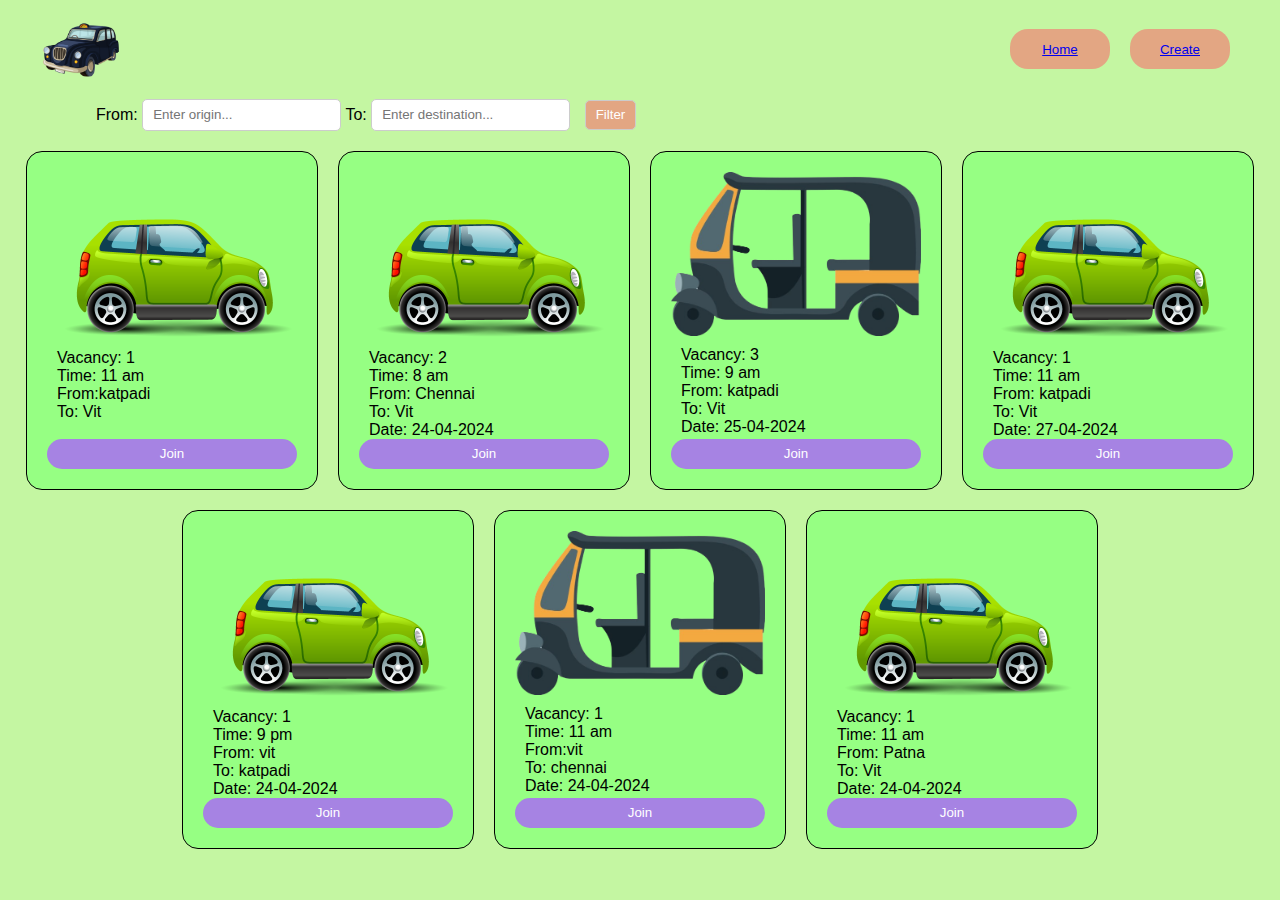
<file: joingroup.html>
<!DOCTYPE html>
<html lang="en">
<head>
    <meta charset="UTF-8">
    <meta name="viewport" content="width=device-width, initial-scale=1.0">
    <title>Document</title>
    <link rel="stylesheet" href="style33.css">
    <style>
     
        .modal {
            display: none;
            position: fixed;
            z-index: 1000;
            left: 0;
            top: 0;
            width: 100%;
            height: 100%;
            background-color: rgba(0, 0, 0, 0.5);
            overflow: auto;
        }
        
        .modal-content {
            background-color: #fefefe;
            margin: 10% auto;
            padding: 20px;
            border: 1px solid #888;
            width: 80%;
            max-width: 600px;
        }
        
        .close {
            color: #aaa;
            float: right;
            font-size: 28px;
            font-weight: bold;
        }
        
        .close:hover,
        .close:focus {
            color: black;
            text-decoration: none;
            cursor: pointer;
        }
    </style>
</head>
<body>
    <nav class="navbar">
        <div class="navbar-left">
            <img src="pngwing.com.png" alt="Logo" class="logo">
        </div>
        <div class="navbar-right">
            <button  class="btn-profile"><a href="index.html">Home</a></button>
            <button  class="btn-create"><a href="group.html">Create</a></button></div> </nav>
            <script>
                document.getElementById("creategroup").addEventListener("click", function() {
                window.location.href = "/group"} )
                document.getElementById("homebutton").addEventListener("click", function() {
                window.location.href = "/"} )
              
        </script>
        
   
    <div class="filter">
        <label for="origin">From:</label>
        <input type="text" id="origin" placeholder="Enter origin...">
        <label for="destination">To:</label>
        <input type="text" id="destination" placeholder="Enter destination...">
        
        <button onclick="filterBoxes()">Filter</button>
    </div>
    <div class="container">
       
        <div class="tab1">
            <div class="part1">
                <img class="imgcar" src="car.png" class="img7">
            </div>
            <div class="part2">
                <p>Vacancy: 1<br>Time: 11 am <br>From:katpadi<br>To: Vit <br></p>
            </div>
            <button class="btn-join" onclick="openModal()">Join</button>
        </div>
        <div class="tab1">
            <div class="part1">
                <img class="imgcar" src="car.png" class="img7">
            </div>
            <div class="part2">
                <p>Vacancy: 2<br>Time: 8 am <br>From: Chennai<br>To: Vit <br>Date: 24-04-2024<br></p>
            </div>
            <button class="btn-join" onclick="openModal()">Join</button>
        </div>
        <div class="tab1">
            <div class="part1">
                <img class="imgauto" src="Screenshot_2024-03-18_182109-removebg-preview (8).png" class="img7">
            </div>
            <div class="part2">
                <p>Vacancy: 3<br>Time: 9 am <br>From: katpadi<br>To: Vit <br>Date: 25-04-2024<br></p>
            </div>
            <button class="btn-join" onclick="openModal()">Join</button>
        </div>
        <div class="tab1">
            <div class="part1">
                <img class="imgcar" src="car.png" class="img7">
            </div>
            <div class="part2">
                <p>Vacancy: 1<br>Time: 11 am <br>From: katpadi<br>To: Vit <br> Date: 27-04-2024<br></p>
            </div>
            <button class="btn-join" onclick="openModal()">Join</button>
        </div>
        <div class="tab1">
            <div class="part1">
                <img class="imgcar" src="car.png" class="img7">
            </div>
            <div class="part2">
                <p>Vacancy: 1<br>Time: 9 pm <br>From: vit<br>To: katpadi <br> Date: 24-04-2024<br></p>
            </div>
            <button class="btn-join" onclick="openModal()">Join</button>
        </div>
        <div class="tab1">
            <div class="part1">
                <img class="imgauto" src="Screenshot_2024-03-18_182109-removebg-preview (8).png" class="img7">
            </div>
            <div class="part2">
                <p>Vacancy: 1<br>Time: 11 am <br>From:vit<br>To: chennai <br>Date: 24-04-2024<br></p>
            </div>
            <button class="btn-join" onclick="openModal()">Join</button>
        </div>
        <div class="tab1">
            <div class="part1">
                <img class="imgcar" src="car.png" class="img7">
            </div>
            <div class="part2">
                <p>Vacancy: 1<br>Time: 11 am <br>From: Patna<br>To: Vit <br>Date: 24-04-2024<br></p>
            </div>
            <button class="btn-join" onclick="openModal()">Join</button>
        </div>
       
        
       

        

    </div>
   
    <div id="myModal" class="modal">
        <div class="modal-content">
            <span class="close" onclick="closeModal()">&times;</span>
            <h2>User Information</h2>
            
            <p>User Profile Photo</p>
            <p>Contact Details: user@example.com</p>
            <textarea placeholder="Enter your message"></textarea>
            <button onclick="confirmJoin()">Confirm Join</button>
        </div>
    </div>

    <script>
       
        function openModal() {
            document.getElementById('myModal').style.display = 'block';
        }

        
        function closeModal() {
            document.getElementById('myModal').style.display = 'none';
        }

        
        function confirmJoin() {
           
            alert('Join confirmed!');
        }

       
        function filterBoxes() {
    var origin = document.getElementById('origin').value.toLowerCase();
    var destination = document.getElementById('destination').value.toLowerCase();
    var tabs = document.querySelectorAll('.tab1');

    tabs.forEach(tab => {
        var from = tab.querySelector('.part2').innerText.toLowerCase();
        var to = from.split('to:')[1].trim(); 
        
        if (from.includes(origin) && !to.includes(origin) && from.includes(destination)) {
            tab.style.display = 'block';
        } else {
            tab.style.display = 'none';
        }
    });
}


        document.getElementById("creategroup").addEventListener("click", function() {
                window.location.href = "/group"} )
                document.getElementById("homebutton").addEventListener("click", function() {
                window.location.href = "/"} )
        document.addEventListener('keydown', function(event) {
            if (event.key === 'Enter') {
                filterBoxes();
            }
        }); 
    </script>
</body>
</html>
</file>
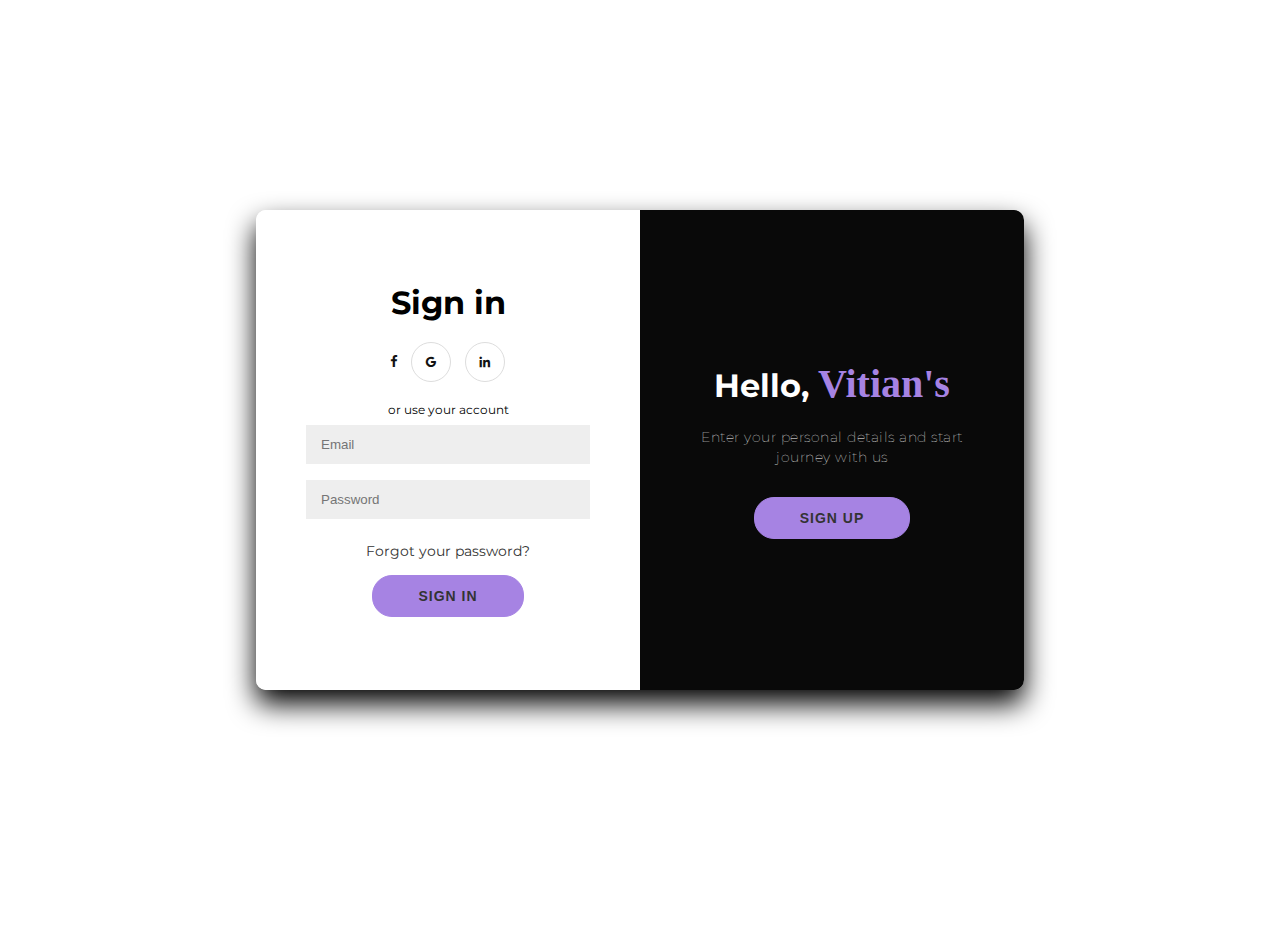
<file: login.html>
<!DOCTYPE html>
<html lang="en">
<head>
    <meta charset="UTF-8">
    <meta name="viewport" content="width=device-width, initial-scale=1.0">
    <title>Document</title>
    <link href="https://unpkg.com/boxicons@2.1.4/css/boxicons.min.css" rel="stylesheet">
    <link rel="stylesheet" href="logincss.css">
    <!-- <link rel="stylesheet" href="ani.scss">
    <link rel="stylesheet" href="ani.pug"> -->
</head>

<body>
    
    <h2> </h2>
    <div class="container" id="container">
        <div class="form-container sign-up-container">
            <form action="/register" method="POST">
                <h1>Create Account</h1>
                <div class="social-container">
                    <a href="#" class="social"><i class='bx bxl-facebook' style='color:#121212'></i></a>
                    <a  href="/auth/google" class="social"><i class='bx bxl-google' style='color:#121212' ></i></a>
                    <a href="#" class="social"><i class='bx bxl-linkedin' style='color:#121212'></i></a>
                </div>
                <span>or use your Vit email for registration</span>
               
                <input type="email" name="username" placeholder="Email" />
                <input type="password" name="password" placeholder="Password" />
                <button type="submit" class="btn1"><a href="group.html">Sing Up</a>
                </button>
            </form>
            
        </div>
        <div class="form-container sign-in-container">
            <form action="/login" method="POST">
                <h1>Sign in</h1>
                <div class="social-container">
                    <i class='bx bxl-facebook' style='color:#121212'></i>
                    <a href="/auth/google" class="social"><i class='bx bxl-google' style='color:#121212'></i></a>
                    <a href="#" class="social"><i class='bx bxl-linkedin' style='color:#121212'></i></a>
                </div>
                <span>or use your account</span>
                <input type="email" name="username" placeholder="Email" required/>
                <input type="password" name="password" placeholder="Password" required/>
                <a href="#" class="forgot">Forgot your password?</a>
                <button type="submit" class="btn1"><a href="group.html">Sign In</a></button>
                
            </form>
            
        </div>
        <div class="overlay-container">
            <div class="overlay">
                <div class="overlay-panel overlay-left">
                    <h1><span class="sp1">Welcome </span>Back!</h1>
                    <p>To keep connected with us please login with your personal info</p>
                    <button class="ghost" ><a href="group.html">Sing In</a></button>
                </div>
                <div class="overlay-panel overlay-right">
                    <h1>Hello, <span class="sp1">Vitian's</span></h1>
                    <p>Enter your personal details and start journey with us</p>
                    <button class="ghost" > <a href="group.html"> Sign Up </a> </button>
                </div>
            </div>
        </div>
    </div>
    
   
      <script src="animation.js"></script>
</body>
</html>
</file>
<file: style33.css>
body {
    background: #c4f6a2;
    font-family: Arial, sans-serif;
    margin: 0;
    padding: 0;
}

.navbar {
    padding: 20px 40px;
    display: flex;
    justify-content: space-between;
    align-items: center;
}

.navbar-left {
    display: flex;
    align-items: center;
}

.navbar-right {
    display: flex;
    align-items: center;
}

.logo {
    width: 82px;
    height: auto;
    margin-right: 10px;
}

.btn-profile,
.btn-create {
    width: 100px;
    height: 40px;
    border-radius: 18px;
    background: #e3a683;
    color: white;
    border: none;
    margin: 0 10px;
    cursor: pointer;
}

.filter {
    margin-bottom: 20px;
    margin-left: 96px;
}

.filter input,
.filter button {
    height: 30px;
    border: 1px solid #ccc;
    border-radius: 5px;
    padding: 0 10px;
}

.filter button {
    background-color: #e3a683;
    color: white;
    cursor: pointer;
    margin-left: 10px;
}

.container {
    display: flex;
    flex-wrap: wrap;
    gap: 20px;
    padding: 0 20px;
    justify-content: center;
}

.tab1 {
    border: 1px solid #000;
    border-radius: 16px;
    background: #96ff83;
    width: 250px;
    padding: 20px;
    position: relative;
    display: flex;
    flex-direction: column; 
}

.tab1 img {
    width: 100%;
    height: auto;
    display: block;
    margin-bottom: 10px;
}
.tab1 .imgcar {
    width: 100%;
    height: auto;
    display: block;
    margin-bottom: -41px;
    margin-top: -32px;
}
.tab1 .part2 {
    margin-left: 10px;
    flex-grow: 1; 
}

.tab1 p {
    margin: 0;
    font-size: 16px; 
}

.btn-join {
    width: 100%;
    height: 30px;
    border-radius: 15px;
    background: #a683e3;
    color: white;
    border: none;
    cursor: pointer;
}
</file>
<file: logincss.css>
@import url('https://fonts.googleapis.com/css?family=Montserrat:400,800');

*{
	box-sizing: border-box;

}

body {
	background: white;
	display: flex;
	justify-content: center;
	align-items: center;
	flex-direction: column;
	font-family: 'Montserrat', sans-serif;
	height: 100vh;
	margin: -20px 0 50px;
}

h1 {
	font-weight: bold;
	margin: 0;
}

h2 {
	text-align: center;
	
}

p {
	font-size: 14px;
	font-weight: 100;
	line-height: 20px;
	letter-spacing: 0.5px;
	margin: 20px 0 30px;
}

span {
	font-size: 12px;
    
}

a {
	color: #333;
	font-size: 14px;
	text-decoration: none;
	margin: 15px 0;
}

button {
	border-radius: 20px;
	border: 1px solid#a683e3;
	background-color: #a683e3;
	color: #FFFFFF;
	font-size: 12px;
	font-weight: bold;
	padding: 12px 45px;
	letter-spacing: 1px;
	text-transform: uppercase;
	transition: transform 80ms ease-in;
}

button:active {
	transform: scale(0.95);
}

button:focus {
	outline: none;
}

button.ghost {
	background-color:#a683e3;
	border-color: #a683e3;


}

button.ghost:hover{
    box-shadow: 0 0 30px #a683e3;
}
button.btn1:hover{
    box-shadow: 0 0 20px#a683e3;
}
.forgot:hover{
    text-decoration: underline;
    color:#a683e3;

}


form {
	background-color: #FFFFFF;
	display: flex;
	align-items: center;
	justify-content: center;
	flex-direction: column;
	padding: 0 50px;
	height: 100%;
	text-align: center;
}

input {
	background-color: #eee;
	border: none;
	padding: 12px 15px;
	margin: 8px 0;
	width: 100%;
}

.container {
	background-color: #fff;
	border-radius: 10px;
  	box-shadow: 0 14px 28px black, 
			0 10px 10px white;
	position: relative;
	overflow: hidden;
	width: 768px;
	max-width: 100%;
	min-height: 480px;
	
}

.form-container {
	position: absolute;
	top: 0;
	height: 100%;
	transition: all 0.6s ease-in-out;
}

.sign-in-container {
	left: 0;
	width: 50%;
	z-index: 2;
}

.container.right-panel-active .sign-in-container {
	transform: translateX(100%);
}

.sign-up-container {
	left: 0;
	width: 50%;
	opacity: 0;
	z-index: 1;
}

.container.right-panel-active .sign-up-container {
	transform: translateX(100%);
	opacity: 1;
	z-index: 5;
	animation: show 0.6s;
}

@keyframes show {
	0%, 49.99% {
		opacity: 0;
		z-index: 1;
	}
	
	50%, 100% {
		opacity: 1;
		z-index: 5;
	}
}

.overlay-container {
	position: absolute;
	top: 0;
	left: 50%;
	width: 50%;
	height: 100%;
	overflow: hidden;
	transition: transform 0.6s ease-in-out;
	z-index: 100;
}

.container.right-panel-active .overlay-container{
	transform: translateX(-100%);
}

.overlay {
	background: #090909;
	background: -webkit-linear-gradient(to right, #090909,  #090909);
	background: linear-gradient(to right, #090909,  #090909);
	background-repeat: no-repeat;
	background-size: cover;
	background-position: 0 0;
	 color: #FFFFFF; 
	position: relative;
	left: -100%;
	height: 100%;
	width: 200%;
  	transform: translateX(0);
	transition: transform 0.6s ease-in-out;
}

.container.right-panel-active .overlay {
  	transform: translateX(50%);
}

.overlay-panel {
	position: absolute;
	display: flex;
	align-items: center;
	justify-content: center;
	flex-direction: column;
	padding: 0 40px;
	text-align: center;
	top: 0;
	height: 100%;
	width: 50%;
	transform: translateX(0);
	transition: transform 0.6s ease-in-out;
}

.overlay-left {
	transform: translateX(-20%);
}

.container.right-panel-active .overlay-left {
	transform: translateX(0);
}

.overlay-right {
	right: 0;
	transform: translateX(0);
}
.sp1{
    font-family:Cambria, Cochin, Georgia, Times, 'Times New Roman', serif;
    font-size: 40px;
    color: #a683e3;
}
.social-container .social:hover{
    box-shadow: 0 0 20px #d2e974;
}
.ghost:hover{
    box-shadow: black;
}

.container.right-panel-active .overlay-right {
	transform: translateX(20%);
}

.social-container {
	margin: 20px 0;
}

.social-container a {
	border: 1px solid #DDDDDD;
	border-radius: 50%;
	display: inline-flex;
	justify-content: center;
	align-items: center;
	margin: 0 5px;
	height: 40px;
	width: 40px;
}
.ball {
	position: absolute;
	border-radius: 100%;
	opacity:0.7;
}
</file>
